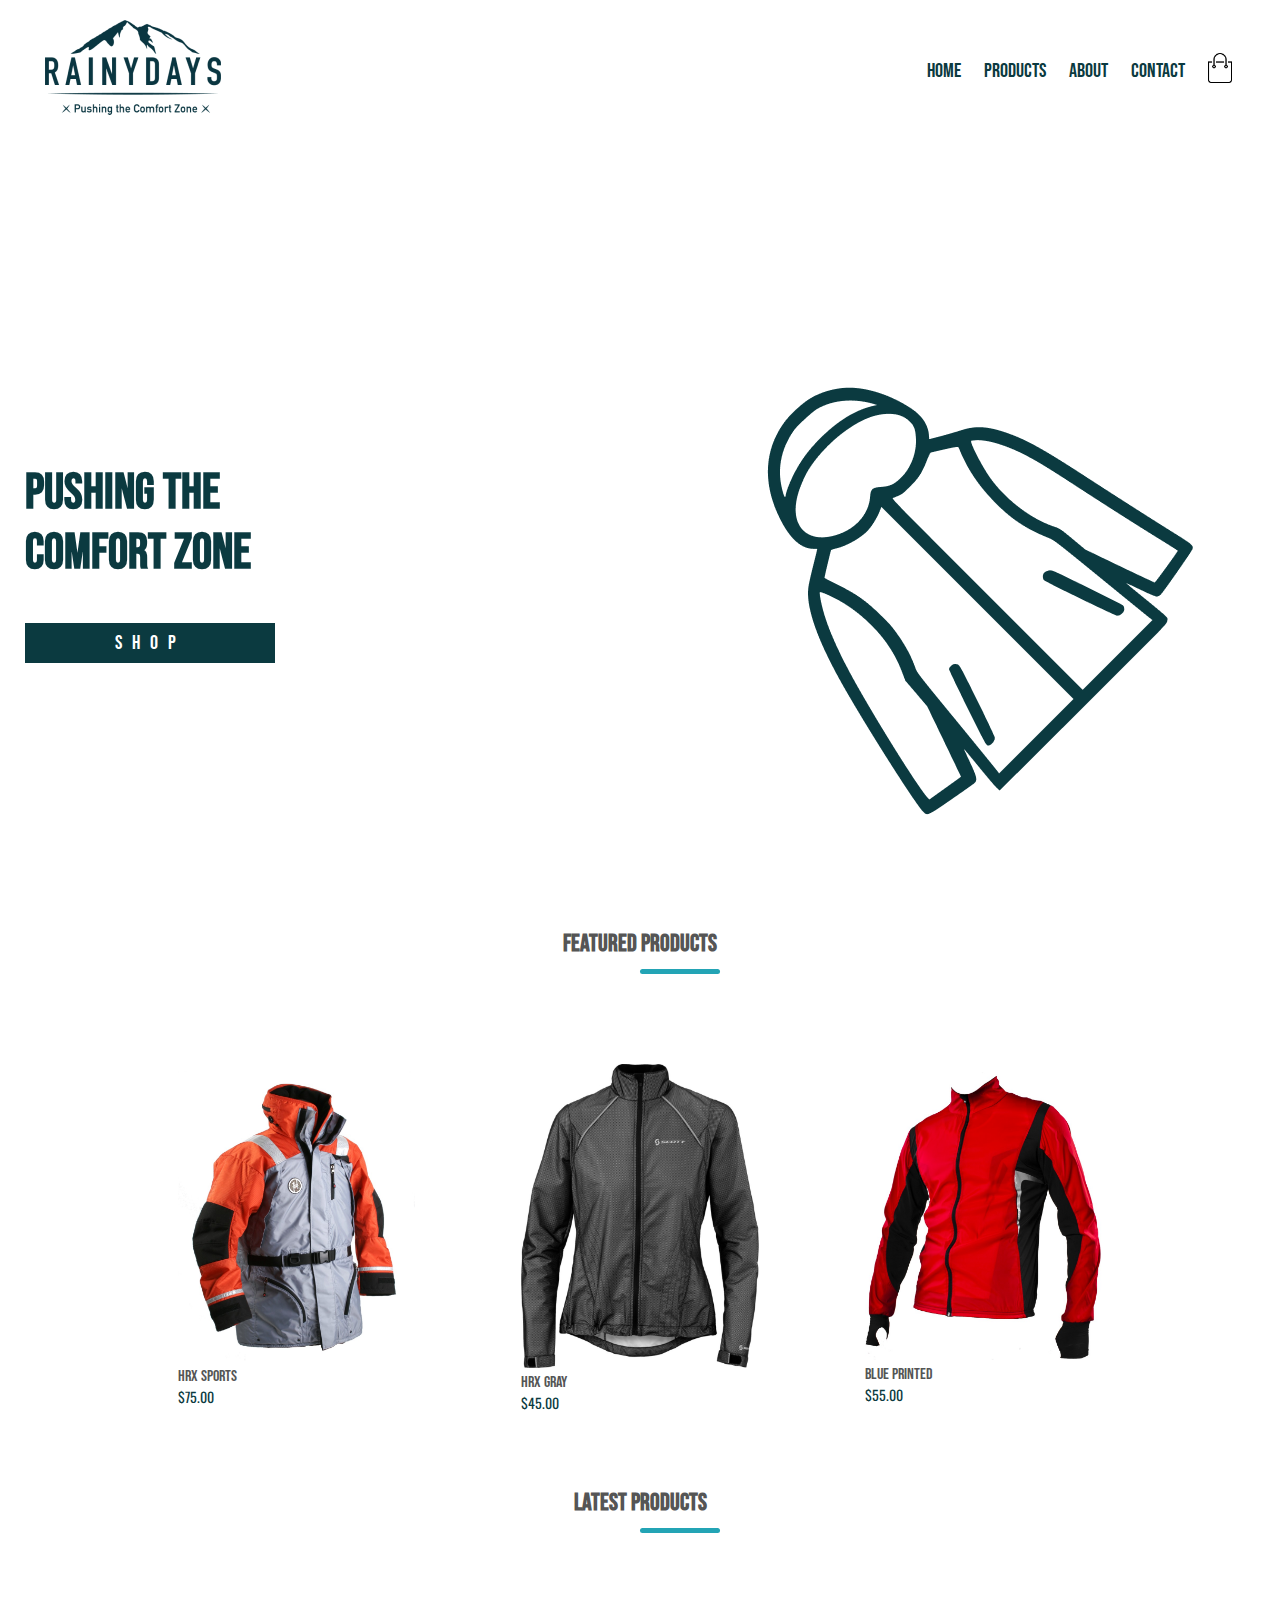
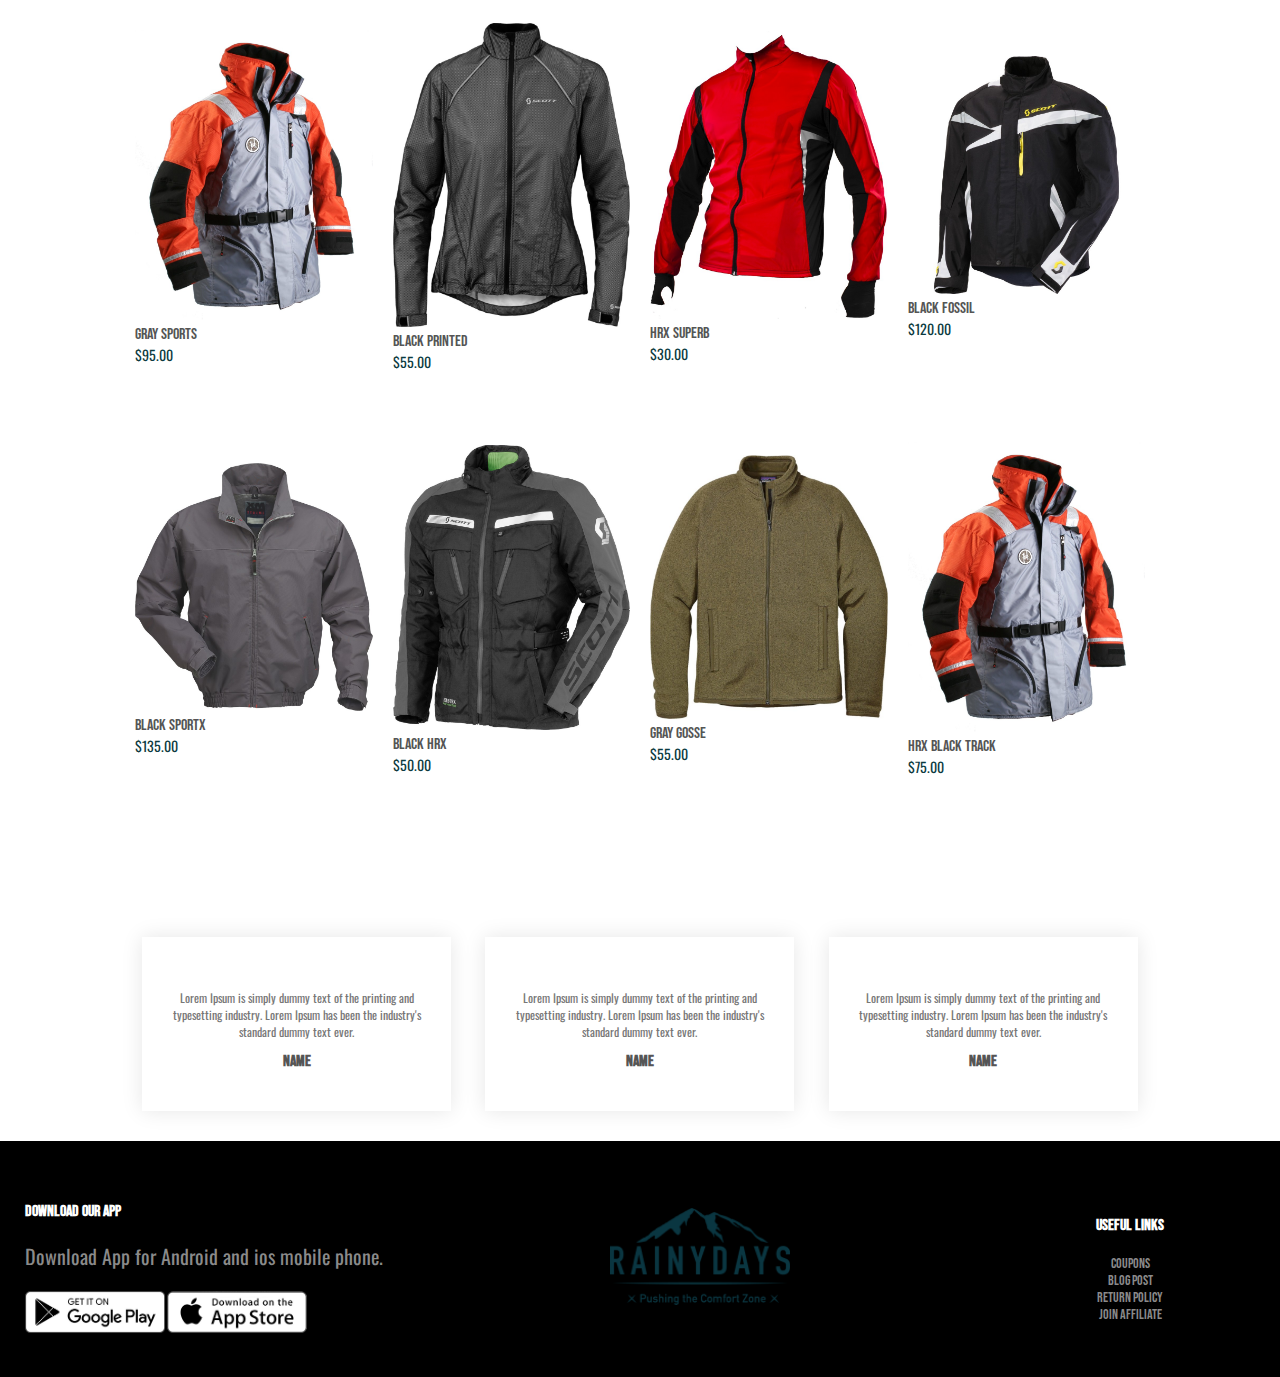
<file: index.html>
<!DOCTYPE html>
<html lang="en">
<head>
    <meta charset="UTF-8">
    <meta name="viewport" content="width=device-width, initial-scale=1.0">
    <title>Rainy Days home page</title>
    <link rel="stylesheet" href="style.css">
    <link href="https://fonts.googleapis.com/css2?family=Bebas+Neue&display=swap" rel="stylesheet">
    <link href="https://fonts.googleapis.com/css2?family=Oswald:wght@200;400&display=swap" rel="stylesheet">
    <meta name="description" content="Here youll find all our products together with best deals and latest products">
</head>
<body>
    <header>   
        <div class="header">
        <div class="container">
           <div class="navbar">
               <div class="logo">
                   <a href="index.html"><img src="images/image_1.png" alt="Rainy Days Company Logo"></a>
               </div>
               <nav>
                <ul id="MenuItems">
                    <li><a href="index.html">Home</a></li>
                    <li><a href="products.html">Products</a></li>
                    <li><a href="about.html">About</a></li>
                    <li><a href="contact.html">Contact</a></li>
                </ul>
               </nav>
               <a href="cart.html"><img class="cart-img" src="images/cart.png" alt="Shopping cart"></a>
               <img src="images/menu.png" onclick="menutoggle()" class="menu-icon" alt="Menu icon">
           </div>
            <div class="row">
                 <div class="col-2">
                     <h1>PUSHING THE COMFORT ZONE</h1>
                     <a href="#" class="btn">SHOP</a>
                 </div>
                 <div class="col-2">
                     <img src="images/rain-jacket_2.png" alt="Rain Jacket Logo">
                 </div>
            </div>
        </div>
        </div>
    </header>
    <main>
        <div class="small-container">
            <h2 class="title">Featured Products</h2>
               <div class="row">
                   <div class="col-4">
                    <a href="product-details.html"><img src="images/RainyDays_Jacket1.jpg" alt="Rain Jacket Logo"></a>
                       <h4>HRX Sports </h4>
                       <div class="rating">
                           <i class="fa fa-star"></i>
                           <i class="fa fa-star"></i>
                           <i class="fa fa-star"></i>
                           <i class="fa fa-star"></i>
                           <i class="fa fa-star-half-o"></i>
                       </div>
                       <p>$75.00</p>
                   </div> 
                   <div class="col-4">
                       <img src="images/RainyDays_Jacket2.jpg" alt="Rain Jacket Logo">
                       <h4>HRX Gray</h4>
                       <div class="rating">
                           <i class="fa fa-star"></i>
                           <i class="fa fa-star"></i>
                           <i class="fa fa-star"></i>
                           <i class="fa fa-star"></i>
                           <i class="fa fa-star-half-o"></i>
                       </div>
                       <p>$45.00</p>
                   </div> 
                    <div class="col-4">
                       <img src="images/RainyDays_Jacket3.jpg" alt="Rain Jacket Logo">
                       <h4>Blue Printed</h4>
                       <div class="rating">
                           <i class="fa fa-star"></i>
                           <i class="fa fa-star"></i>
                           <i class="fa fa-star"></i>
                           <i class="fa fa-star"></i>
                           <i class="fa fa-star-o"></i>
                       </div>
                       <p>$55.00</p>
                   </div> 
               </div>
            <h2 class="title">Latest Products</h2>
                 <div class="row">
                   <div class="col-4">
                       <img src="images/RainyDays_Jacket1.jpg" alt="Rain Jacket Logo">
                       <h4>Gray Sports</h4>
                       <div class="rating">
                           <i class="fa fa-star"></i>
                           <i class="fa fa-star"></i>
                           <i class="fa fa-star"></i>
                           <i class="fa fa-star"></i>
                           <i class="fa fa-star-o"></i>
                       </div>
                       <p>$95.00</p>
                   </div> 
                   <div class="col-4">
                       <img src="images/RainyDays_Jacket2.jpg" alt="Rain Jacket Logo">
                       <h4>Black Printed</h4>
                       <div class="rating">
                           <i class="fa fa-star"></i>
                           <i class="fa fa-star"></i>
                           <i class="fa fa-star"></i>
                           <i class="fa fa-star"></i>
                           <i class="fa fa-star-half-o"></i>
                       </div>
                       <p>$55.00</p>
                   </div> 
                   <div class="col-4">
                       <img src="images/RainyDays_Jacket3.jpg" alt="Rain Jacket Logo">
                       <h4>HRX Superb</h4>
                       <div class="rating">
                           <i class="fa fa-star"></i>
                           <i class="fa fa-star"></i>
                           <i class="fa fa-star"></i>
                           <i class="fa fa-star"></i>
                           <i class="fa fa-star-half-o"></i>
                       </div>
                       <p>$30.00</p> 
                   </div> 
                    <div class="col-4">
                       <img src="images/RainyDays_Jacket4.jpg" alt="Rain Jacket Logo">
                       <h4>Black Fossil</h4>
                       <div class="rating">
                           <i class="fa fa-star"></i>
                           <i class="fa fa-star"></i>
                           <i class="fa fa-star"></i>
                           <i class="fa fa-star"></i>
                           <i class="fa fa-star-o"></i>
                       </div>
                       <p>$120.00</p>
                   </div> 
               </div>
               <div class="row">
                   <div class="col-4">
                       <img src="images/RainyDays_Jacket5.jpg" alt="Rain Jacket Logo">
                       <h4>Black Sportx </h4>
                       <div class="rating">
                           <i class="fa fa-star"></i>
                           <i class="fa fa-star"></i>
                           <i class="fa fa-star"></i>
                           <i class="fa fa-star"></i>
                           <i class="fa fa-star-o"></i>
                       </div>
                       <p>$135.00</p> 
                   </div> 
                   <div class="col-4">
                       <img src="images/RainyDays_Jacket6.jpg" alt="Rain Jacket Logo">
                       <h4>Black HRX</h4>
                       <div class="rating">
                           <i class="fa fa-star"></i>
                           <i class="fa fa-star"></i>
                           <i class="fa fa-star"></i>
                           <i class="fa fa-star"></i>
                           <i class="fa fa-star-half-o"></i>
                       </div>
                       <p>$50.00</p>
                   </div> 
                   <div class="col-4">
                       <img src="images/RainyDays_Jacket7.jpg" alt="Rain Jacket Logo">
                       <h4>Gray Gosse</h4>
                       <div class="rating">
                           <i class="fa fa-star"></i>
                           <i class="fa fa-star"></i>
                           <i class="fa fa-star"></i>
                           <i class="fa fa-star"></i>
                           <i class="fa fa-star-half-o"></i>
                       </div>
                       <p>$55.00</p>
                   </div> 
                    <div class="col-4">
                       <img src="images/RainyDays_Jacket1.jpg" alt="Rain Jacket Logo">
                       <h4>HRX Black Track</h4>
                       <div class="rating">
                           <i class="fa fa-star"></i>
                           <i class="fa fa-star"></i>
                           <i class="fa fa-star"></i>
                           <i class="fa fa-star"></i>
                           <i class="fa fa-star-o"></i>
                       </div>
                       <p>$75.00</p>
                   </div> 
               </div>
           </div>
       <div class="testimonial">
           <div class="small-container">
           <div class="row">
               <div class="col-3">
                        <i class="fa fa-quote-left"></i>
                          <p>Lorem Ipsum is simply dummy text of the printing and typesetting industry. Lorem Ipsum has been the industry's standard dummy text ever.</p>
                          <div class="rating">
                               <i class="fa fa-star"></i>
                               <i class="fa fa-star"></i>
                               <i class="fa fa-star"></i>
                               <i class="fa fa-star"></i>
                               <i class="fa fa-star-o"></i>
                           </div>
                           <h3>Name</h3>
               </div>
                <div class="col-3">
                        <i class="fa fa-quote-left"></i>
                          <p>Lorem Ipsum is simply dummy text of the printing and typesetting industry. Lorem Ipsum has been the industry's standard dummy text ever.</p>
                          <div class="rating">
                               <i class="fa fa-star"></i>
                               <i class="fa fa-star"></i>
                               <i class="fa fa-star"></i>
                               <i class="fa fa-star"></i>
                               <i class="fa fa-star-o"></i>
                           </div>
                           <h3>Name</h3>
               </div>
                <div class="col-3">
                        <i class="fa fa-quote-left"></i>
                          <p>Lorem Ipsum is simply dummy text of the printing and typesetting industry. Lorem Ipsum has been the industry's standard dummy text ever.</p>
                          <div class="rating">
                               <i class="fa fa-star"></i>
                               <i class="fa fa-star"></i>
                               <i class="fa fa-star"></i>
                               <i class="fa fa-star"></i>
                               <i class="fa fa-star-o"></i>
                           </div>
                           <h3>Name</h3>
                        </div>
                    </div>
           </div>
       </div>
    </main>
<footer>
    <div class="footer">
        <div class="container">
            <div class="row">
                <div class="footer-col1">
                   <h3>Download Our App</h3>
                    <p>Download App for Android and ios mobile phone.</p>
                    <div class="app-logo">
                        <img src="images/play-store.png" alt="Company Logo">
                        <img src="images/app-store.png" alt="Company Logo">
                    </div>
                </div>
                <div class="footer-col2">
                   <img src="images/image_1.png" alt="Rainy Days Company Logo">
                </div>
                <div class="footer-col3">
                   <h3>Useful Links</h3>
                    <ul>
                        <li>Coupons</li>
                        <li>Blog Post</li>
                        <li>Return Policy</li>
                        <li>Join Affiliate</li>
                    </ul>
                </div>
            </div>
        </div>
    </div>
</footer>
<!-------------js for toggle menu-------------->

<script>
    
    var MenuItems = document.getElementById("MenuItems");
    
    MenuItems.style.maxHeight = "0px";
    
    function menutoggle()
    {
        if(MenuItems.style.maxHeight == "0px")
            {
                MenuItems.style.maxHeight = "200px";
            }else
            {
                MenuItems.style.maxHeight = "0px"
            } 
    }
    
    
</script>

</body>
</html>
</file>
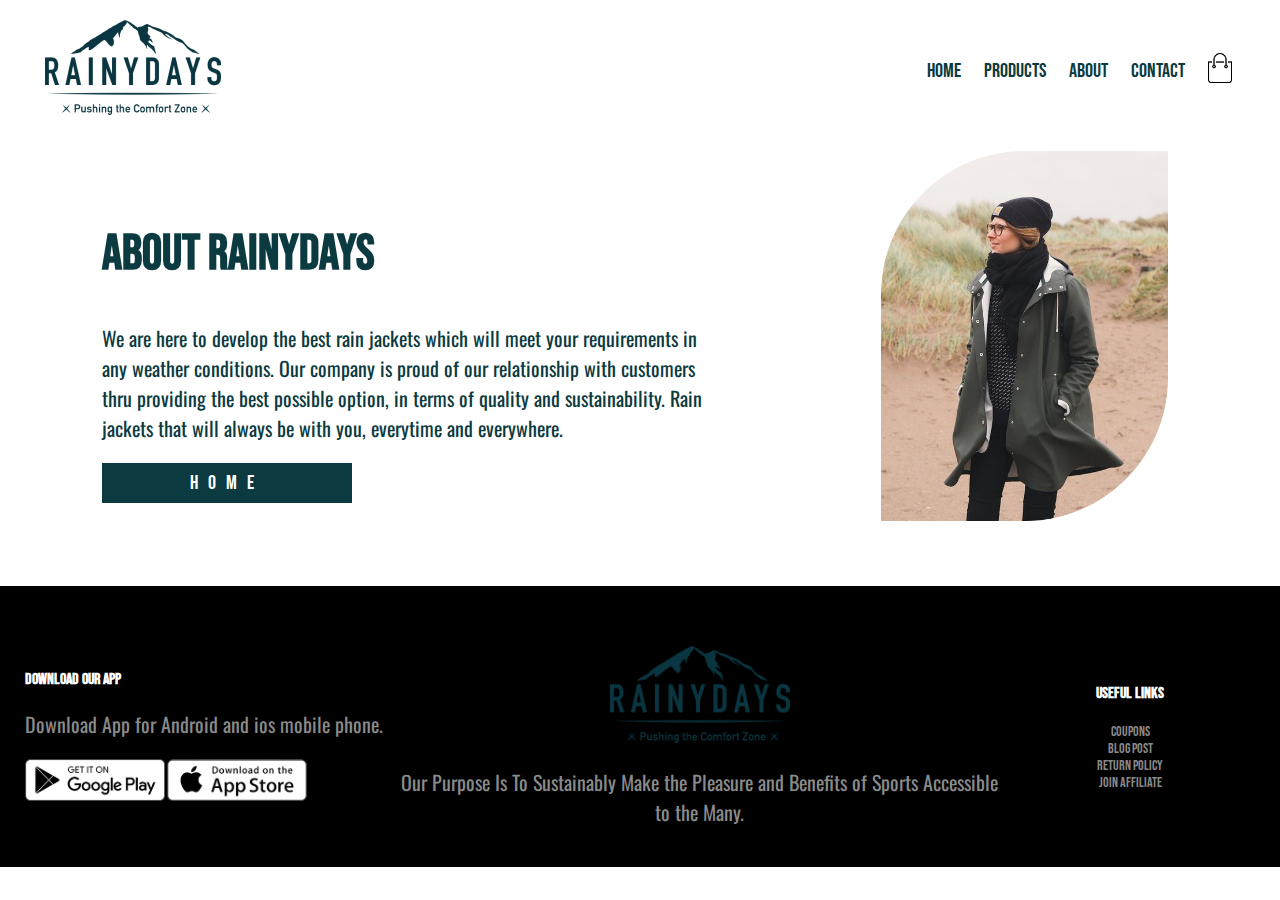
<file: about.html>
<!DOCTYPE html>
<html lang="en">
<head>
    <meta charset="UTF-8">
    <meta name="viewport" content="width=device-width, initial-scale=1.0">
    <title>Rainy Days Information about us</title>
    <link rel="stylesheet" href="style.css">
    <link href="https://fonts.googleapis.com/css2?family=Bebas+Neue&display=swap" rel="stylesheet">
    <link href="https://fonts.googleapis.com/css2?family=Oswald:wght@200;400&display=swap" rel="stylesheet">
    <meta name="description" content="All information about our company Rainy Days.">
</head>
<body>
  <header>
    <div class="container">
      <div class="navbar">
          <div class="logo">
              <a href="index.html"><img src="images/image_1.png" alt="Rainy Days Company Logo"></a>
          </div>
          <nav>
           <ul id="MenuItems">
            <li><a href="index.html">Home</a></li>
            <li><a href="products.html">Products</a></li>
            <li><a href="about.html">About</a></li>
            <li><a href="contact.html">Contact</a></li>
           </ul>
          </nav>
          <a href="cart.html"><img class="cart-img" src="images/cart.png" alt="Shopping cart"></a>
          <img src="images/menu.png" onclick="menutoggle()" class="menu-icon" alt="Menu icon">
      </div>
   </div>
  </header>
  <main>
    <div class="container">
      <div class="row">
        <div class="col-2">
          <h1>ABOUT RAINYDAYS</h1>
          <br>
          <p>We are here to develop the best rain jackets which will meet your requirements in any weather conditions. Our company is proud of our relationship with customers thru providing the best possible option, in terms of quality and sustainability. Rain jackets that will always be with you, everytime and everywhere.</p>
          <a class="btn" href="#">HOME</a>
        </div>
        <div class="col-4">
          <img src="images/about_img.png" alt="Rainy Days Company Logo">
        </div>
      </div>
    </div>
  </main>
<footer>
  <div class="footer">
    <div class="container">
        <div class="row">
            <div class="footer-col1">
               <h3>Download Our App</h3>
                <p>Download App for Android and ios mobile phone.</p>
                <div class="app-logo">
                    <img src="images/play-store.png" alt="Company Logo">
                    <img src="images/app-store.png" alt="Company Logo">
                </div>
            </div>
            <div class="footer-col2">
               <img src="images/image_1.png">
                <p>Our Purpose Is To Sustainably Make the Pleasure and Benefits of Sports Accessible to the Many.</p>
            </div>
            <div class="footer-col3">
               <h3>Useful Links</h3>
                <ul>
                    <li>Coupons</li>
                    <li>Blog Post</li>
                    <li>Return Policy</li>
                    <li>Join Affiliate</li>
                </ul>
            </div>
        </div>
    </div>
</div>
</footer>





<!-------------js for toggle menu-------------->

<script>
    
    var MenuItems = document.getElementById("MenuItems");
    
    MenuItems.style.maxHeight = "0px";
    
    function menutoggle()
    {
        if(MenuItems.style.maxHeight == "0px")
            {
                MenuItems.style.maxHeight = "200px";
            }else
            {
                MenuItems.style.maxHeight = "0px"
            } 
    }
    
    
</script>



</body>
</html>
</file>
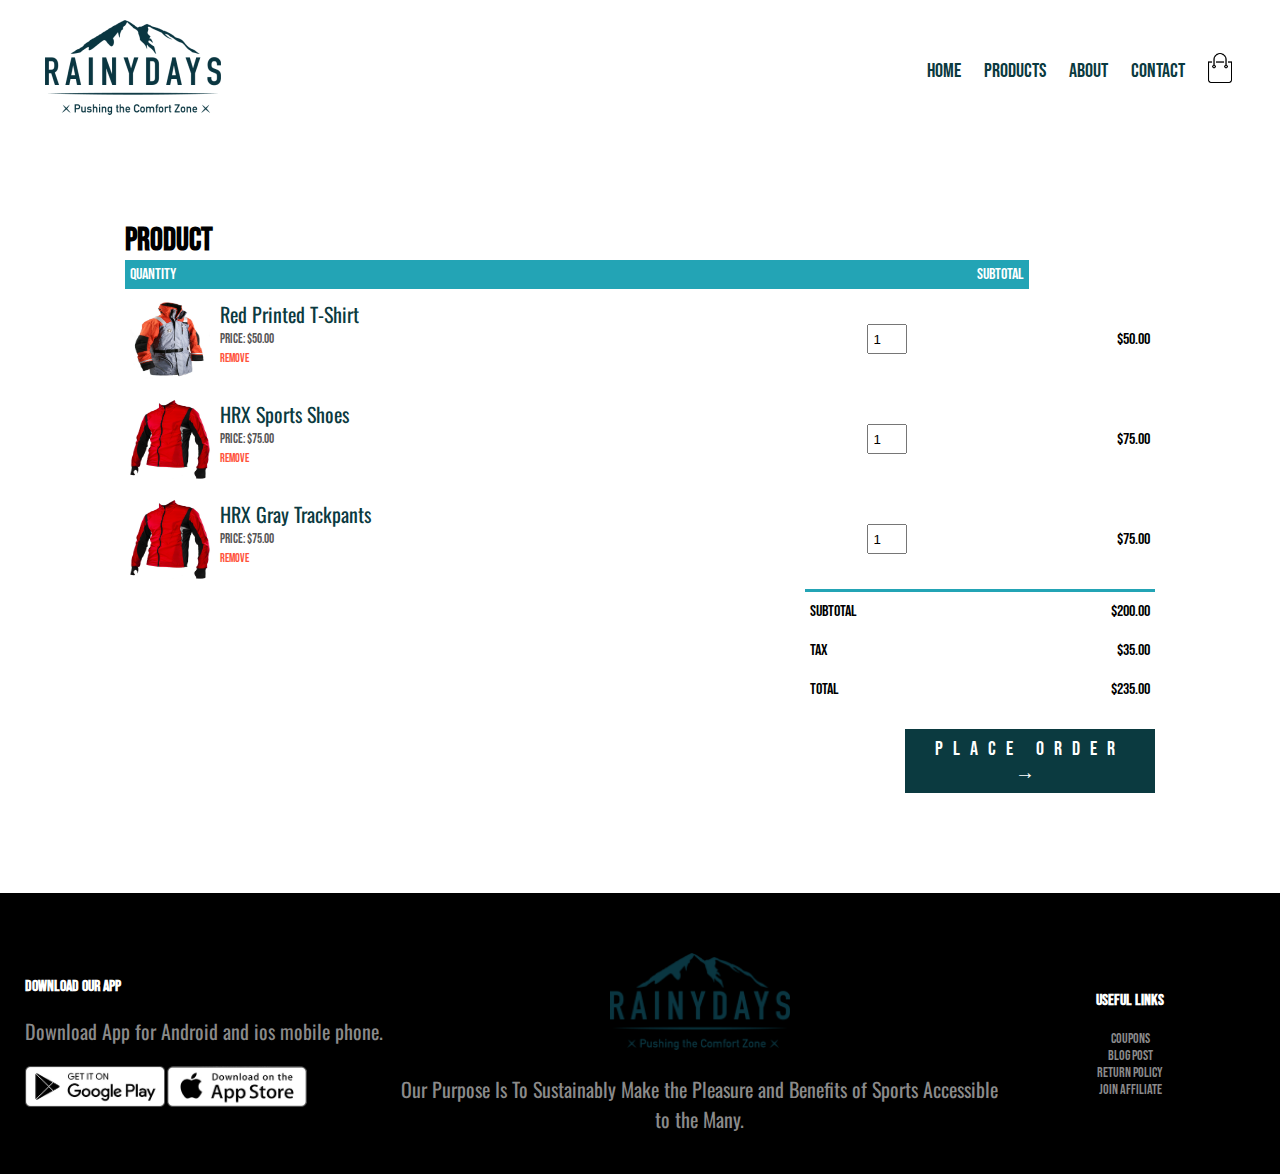
<file: cart.html>
<!DOCTYPE html>
<html lang="en">
<head>
    <meta charset="UTF-8">
    <meta name="viewport" content="width=device-width, initial-scale=1.0">
    <title>Rainy Days cart</title>
    <link rel="stylesheet" href="style.css">
    <link href="https://fonts.googleapis.com/css2?family=Bebas+Neue&display=swap" rel="stylesheet">
    <link href="https://fonts.googleapis.com/css2?family=Oswald:wght@200;400&display=swap" rel="stylesheet">
    <meta name="description" content="Information about you cart and items which you have selected">
</head>
<body>
    <header>
        <div class="container">
            <div class="navbar">
                <div class="logo">
                    <a href="index.html"><img src="images/image_1.png" alt="Rainy Days Company Logo"></a>
                </div>
                <nav>
                 <ul id="MenuItems">
                  <li><a href="index.html">Home</a></li>
                  <li><a href="products.html">Products</a></li>
                  <li><a href="about.html">About</a></li>
                  <li><a href="contact.html">Contact</a></li>
                 </ul>
                </nav>
                <a href="cart.html"><img class="cart-img" src="images/cart.png" alt="Shopping cart"></a>
                <img src="images/menu.png" onclick="menutoggle()" class="menu-icon" alt="Menu icon">
            </div>
         </div>
    </header>

       
       
<!--------------Cart Items details--------------->
<main>
    <div class="small-container cart-page">
   
        <table>
            <tr>
                <h1>Product</h1>
                <th>Quantity</th>
                <th>Subtotal</th>
            </tr>
            <tr>
                <td>
                    <div class="cart-info">
                        <img src="images/RainyDays_Jacket1.jpg" alt="Rain Jacket Logo">
                        <div>
                            <p>Red Printed T-Shirt</p>
                            <small>Price: $50.00</small><br>
                            <a href="">Remove</a>
                        </div>
                    </div>
                </td>
                <td><input type="number" value="1"></td>
                <td>$50.00</td>
            </tr>
            <tr>
                <td>
                    <div class="cart-info">
                        <img src="images/RainyDays_Jacket3.jpg" alt="Rain Jacket Logo">
                        <div>
                            <p>HRX Sports Shoes</p>
                            <small>Price: $75.00</small><br>
                            <a href="">Remove</a>
                        </div>
                    </div>
                </td>
                <td><input type="number" value="1"></td>
                <td>$75.00</td>
            </tr>
            <tr>
                <td>
                    <div class="cart-info">
                        <img src="images/RainyDays_Jacket3.jpg" alt="Rain Jacket Logo">
                        <div>
                            <p>HRX Gray Trackpants</p>
                            <small>Price: $75.00</small><br>
                            <a href="">Remove</a>
                        </div>
                    </div>
                </td>
                <td><input type="number" value="1"></td>
                <td>$75.00</td>
            </tr>
        </table>
         
         <div class="total-price">
             <table>
                 <tr>
                     <td>Subtotal</td>
                     <td>$200.00</td>
                 </tr>
                 <tr>
                     <td>Tax</td>
                     <td>$35.00</td>
                 </tr>
                 <tr>
                     <td>Total</td>
                     <td>$235.00</td>
                 </tr>
                 
             </table>
         </div>
         <div class="total-price">
             <a href="check-out.html" class="btn">place order<br>&#8594;</a>
         </div>
     </div>
</main>
<footer>
    <div class="footer">
        <div class="container">
            <div class="row">
                <div class="footer-col1">
                   <h3>Download Our App</h3>
                    <p>Download App for Android and ios mobile phone.</p>
                    <div class="app-logo">
                        <img src="images/play-store.png" alt="Company Logo">
                        <img src="images/app-store.png" alt="Company Logo">
                    </div>
                </div>
                <div class="footer-col2">
                   <img src="images/image_1.png" alt="Rainy Days Company Logo">
                    <p>Our Purpose Is To Sustainably Make the Pleasure and Benefits of Sports Accessible to the Many.</p>
                </div>
                <div class="footer-col3">
                   <h3>Useful Links</h3>
                    <ul>
                        <li>Coupons</li>
                        <li>Blog Post</li>
                        <li>Return Policy</li>
                        <li>Join Affiliate</li>
                    </ul>
                </div>
            </div>
        </div>
        
    </div>
</footer>






<!-------------js for toggle menu-------------->

<script>
    
    var MenuItems = document.getElementById("MenuItems");
    
    MenuItems.style.maxHeight = "0px";
    
    function menutoggle()
    {
        if(MenuItems.style.maxHeight == "0px")
            {
                MenuItems.style.maxHeight = "200px";
            }else
            {
                MenuItems.style.maxHeight = "0px"
            } 
    }
    
    
</script>



</body>
</html>
</file>
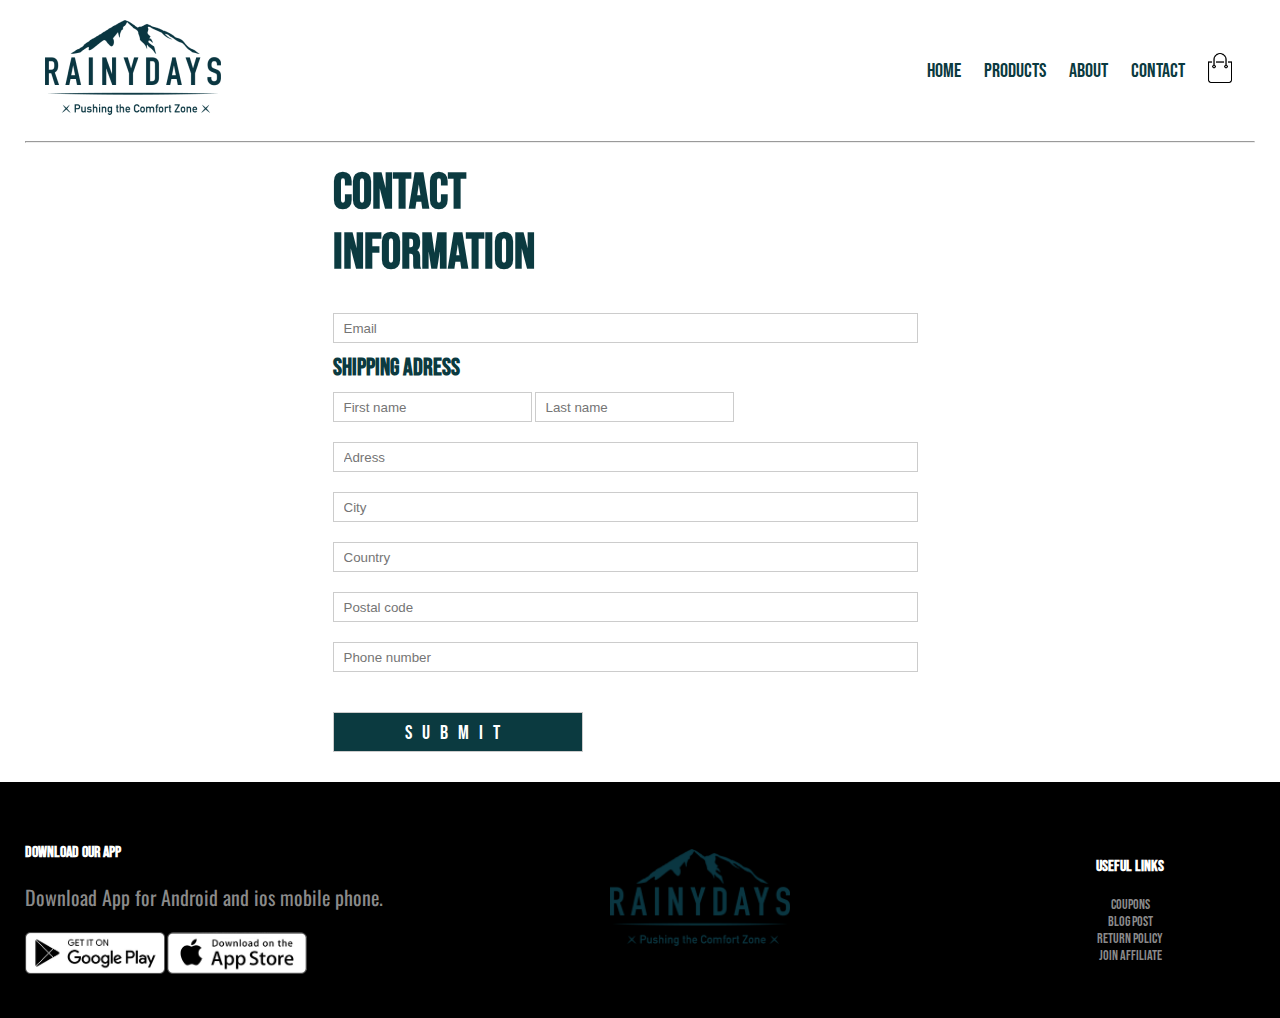
<file: check-out.html>
<!DOCTYPE html>
<html lang="en">
<head>
    <meta charset="UTF-8">
    <meta name="viewport" content="width=device-width, initial-scale=1.0">
    <title>Rainy Days | Checked out products</title>
    <link rel="stylesheet" href="style.css">
    <link href="https://fonts.googleapis.com/css2?family=Bebas+Neue&display=swap" rel="stylesheet">
    <link href="https://fonts.googleapis.com/css2?family=Oswald:wght@200;400&display=swap" rel="stylesheet">
    <meta name="description" content="Required information from you to proceed with the payment">
</head>
<body>
    <header>
        <div class="header">
            <div class="container">
               <div class="navbar">
                   <div class="logo">
                       <a href="index.html"><img src="images/image_1.png" alt="Rainy Days Company Logo"></a>
                   </div>
                   <nav>
                    <ul id="MenuItems">
                     <li><a href="index.html">Home</a></li>
                     <li><a href="products.html">Products</a></li>
                     <li><a href="about.html">About</a></li>
                     <li><a href="contact.html">Contact</a></li>
                    </ul>
                   </nav>
                   <a href="cart.html"><img class="cart-img" src="images/cart.png" alt="Shopping cart"></a>
                   <img src="images/menu.png" onclick="menutoggle()" class="menu-icon" alt="Menu icon">
               </div>
               <hr>
             </div>
            </div>
    </header>
       <div class="container">
        <div class="row">
            <div class="col-2">
                <h1>Contact information</h1>
                <form action="submit.html">
                  <label for="email"></label>
                  <input type="text" id="email" required placeholder="Email">
                  <h2>Shipping adress</h2>
                  <label for="fname"></label>
                  <input style="width:auto;" type="text" id="fname" required placeholder="First name">
                  <label for="lname"></label>
                  <input style="width:auto" type="text" id="lanme" placeholder="Last name">
                  <label for="adress"></label>
                  <input type="text" id="adress" placeholder="Adress">
                  <label for="city"></label>
                  <input type="text" id="city" placeholder="City">
                  <label for="country"></label>
                  <input type="text" id="country" placeholder="Country">
                  <label for="pcode"></label>
                  <input type="text" id="pcode" placeholder="Postal code">
                  <label for="phone"></label>
                  <input type="text" id="number" placeholder="Phone number">
                  <input class="s-btn" type="submit" value="Submit">
                </form>
            </div>
       </div>
       </div>
<footer>
    <div class="footer">
        <div class="container">
            <div class="row">
                <div class="footer-col1">
                   <h3>Download Our App</h3>
                    <p>Download App for Android and ios mobile phone.</p>
                    <div class="app-logo">
                        <img src="images/play-store.png" alt="Company Logo">
                        <img src="images/app-store.png" alt="Company Logo">
                    </div>
                </div>
                <div class="footer-col2">
                   <img src="images/image_1.png" alt="Rainy Days Company Logo">
                </div>
                <div class="footer-col3">
                   <h3>Useful Links</h3>
                    <ul>
                        <li>Coupons</li>
                        <li>Blog Post</li>
                        <li>Return Policy</li>
                        <li>Join Affiliate</li>
                    </ul>
                </div>
            </div>
        </div>
    </div>
</footer>

<!-------------js for toggle menu-------------->

<script>
    
    var MenuItems = document.getElementById("MenuItems");
    
    MenuItems.style.maxHeight = "0px";
    
    function menutoggle()
    {
        if(MenuItems.style.maxHeight == "0px")
            {
                MenuItems.style.maxHeight = "200px";
            }else
            {
                MenuItems.style.maxHeight = "0px"
            } 
    }
    
    
</script>

</body>
</html>
</file>
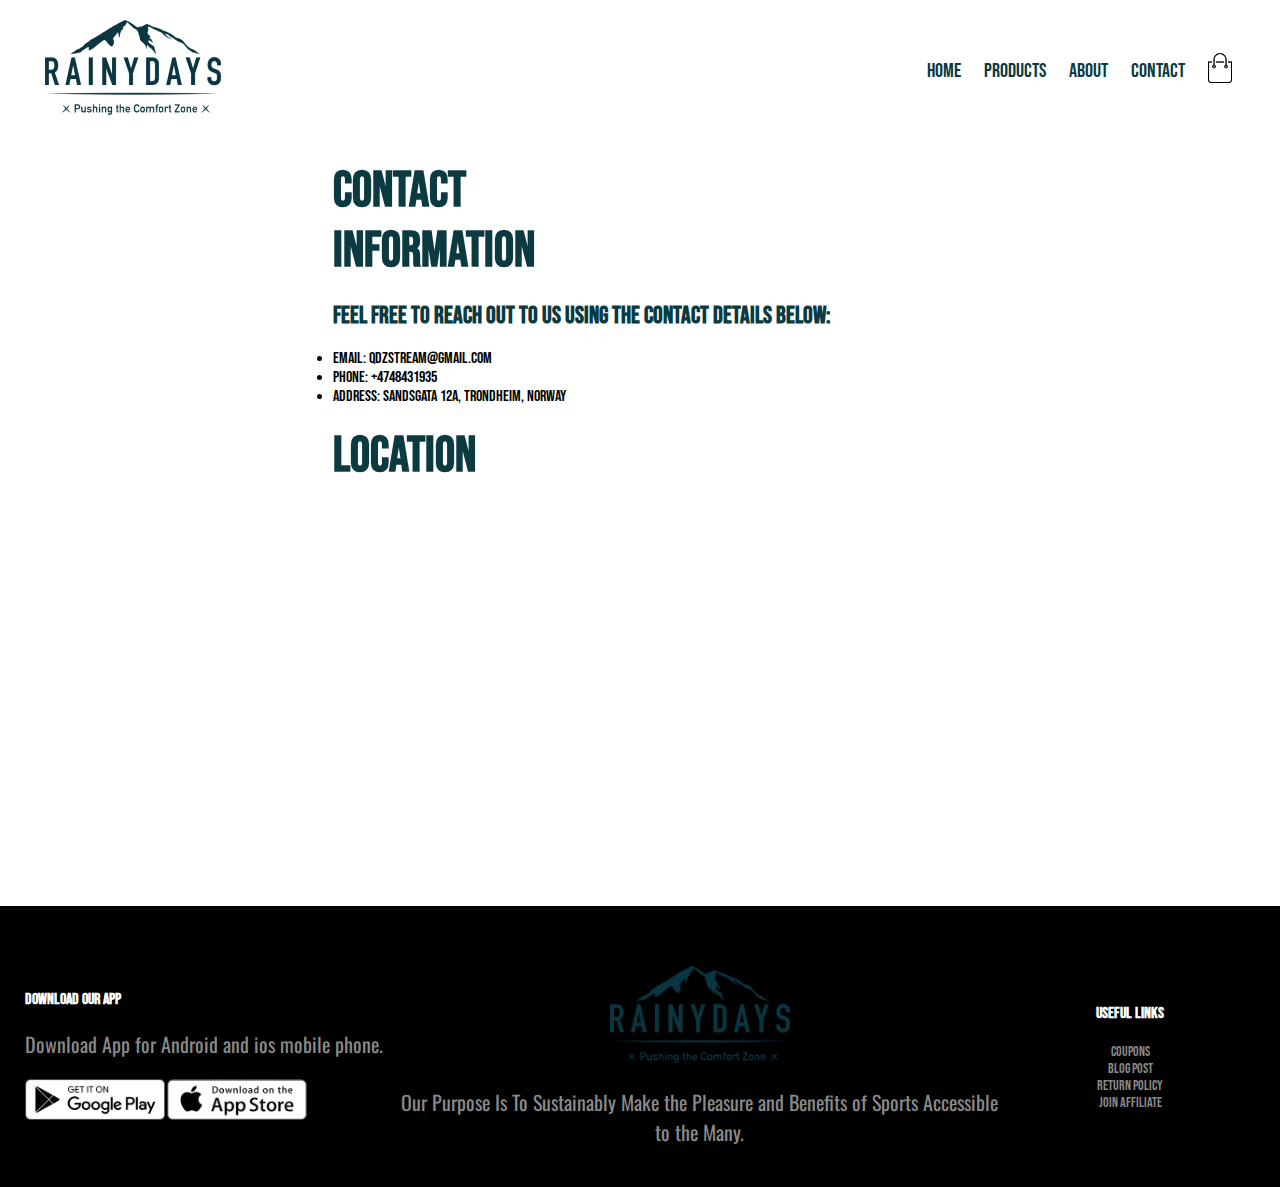
<file: contact.html>
<!DOCTYPE html>
<html lang="en">
<head>
    <meta charset="UTF-8">
    <meta name="viewport" content="width=device-width, initial-scale=1.0">
    <title>Rainy Days contact page</title>
    <link rel="stylesheet" href="style.css">
    <link href="https://fonts.googleapis.com/css2?family=Bebas+Neue&display=swap" rel="stylesheet">
    <link href="https://fonts.googleapis.com/css2?family=Oswald:wght@200;400&display=swap" rel="stylesheet">
    <meta name="description" content="Here you will find any information to contact our comapny about anything">
</head>
<body>
  <header>
    <div class="container">
      <div class="navbar">
          <div class="logo">
              <a href="index.html"><img src="images/image_1.png" alt="Rainy Days Company Logo"></a>
          </div>
          <nav>
           <ul id="MenuItems">
            <li><a href="index.html">Home</a></li>
            <li><a href="products.html">Products</a></li>
            <li><a href="about.html">About</a></li>
            <li><a href="contact.html">Contact</a></li>
           </ul>
          </nav>
          <a href="cart.html"><img class="cart-img" src="images/cart.png" alt="Shopping cart"></a>
          <img src="images/menu.png" onclick="menutoggle()" class="menu-icon" alt="Menu icon">
      </div>
   </div>
  </header>
<main>
  <div class="container">
    <div class="row">
      <div class="col-2">
        <h1>Contact information</h1>
          <h2>Feel free to reach out to us using the contact details below:</h2>
          <br>
          <ul>
            <li>Email: qdzstream@gmail.com</li>
            <li>Phone: +4748431935</li>
            <li>Address: Sandsgata 12A, Trondheim, Norway</li>
          </ul>
          <h3>Location</h3>
        <div id="map-container">
          <iframe src="https://www.google.com/maps/embed?pb=!1m18!1m12!1m3!1d2009.590382289072!2d9.9981421!3d59.7562548!2m3!1f0!2f0!3f0!3m2!1i1024!2i768!4f13.1!3m3!1m2!1s0x46412123825474b7%3A0x4eb0bdad7f415a10!2sSandsgata%2012%2C%203055%20Krokstadelva!5e0!3m2!1sen!2sno!4v1707020557331!5m2!1sen!2sno" style="border:0;" allowfullscreen="" loading="lazy" referrerpolicy="no-referrer-when-downgrade"></iframe>
          </iframe>
      </div>
      <div class="col-2">
        </div>
      </div>
    </div>
  </div>
</main>
<footer>
  <div class="footer">
    <div class="container">
        <div class="row">
            <div class="footer-col1">
               <h3>Download Our App</h3>
                <p>Download App for Android and ios mobile phone.</p>
                <div class="app-logo">
                    <img src="images/play-store.png" alt="Company Logo">
                    <img src="images/app-store.png" alt="Company Logo">
                </div>
            </div>
            <div class="footer-col2">
               <img src="images/image_1.png" alt="Rainy Days Company Logo">
                <p>Our Purpose Is To Sustainably Make the Pleasure and Benefits of Sports Accessible to the Many.</p>
            </div>
            <div class="footer-col3">
               <h3>Useful Links</h3>
                <ul>
                    <li>Coupons</li>
                    <li>Blog Post</li>
                    <li>Return Policy</li>
                    <li>Join Affiliate</li>
                </ul>
            </div>
        </div>
    </div>
</div>
</footer>




<!-------------js for toggle menu-------------->

<script>
    
    var MenuItems = document.getElementById("MenuItems");
    
    MenuItems.style.maxHeight = "0px";
    
    function menutoggle()
    {
        if(MenuItems.style.maxHeight == "0px")
            {
                MenuItems.style.maxHeight = "200px";
            }else
            {
                MenuItems.style.maxHeight = "0px"
            } 
    }
    
    
</script>



</body>
</html>
</file>
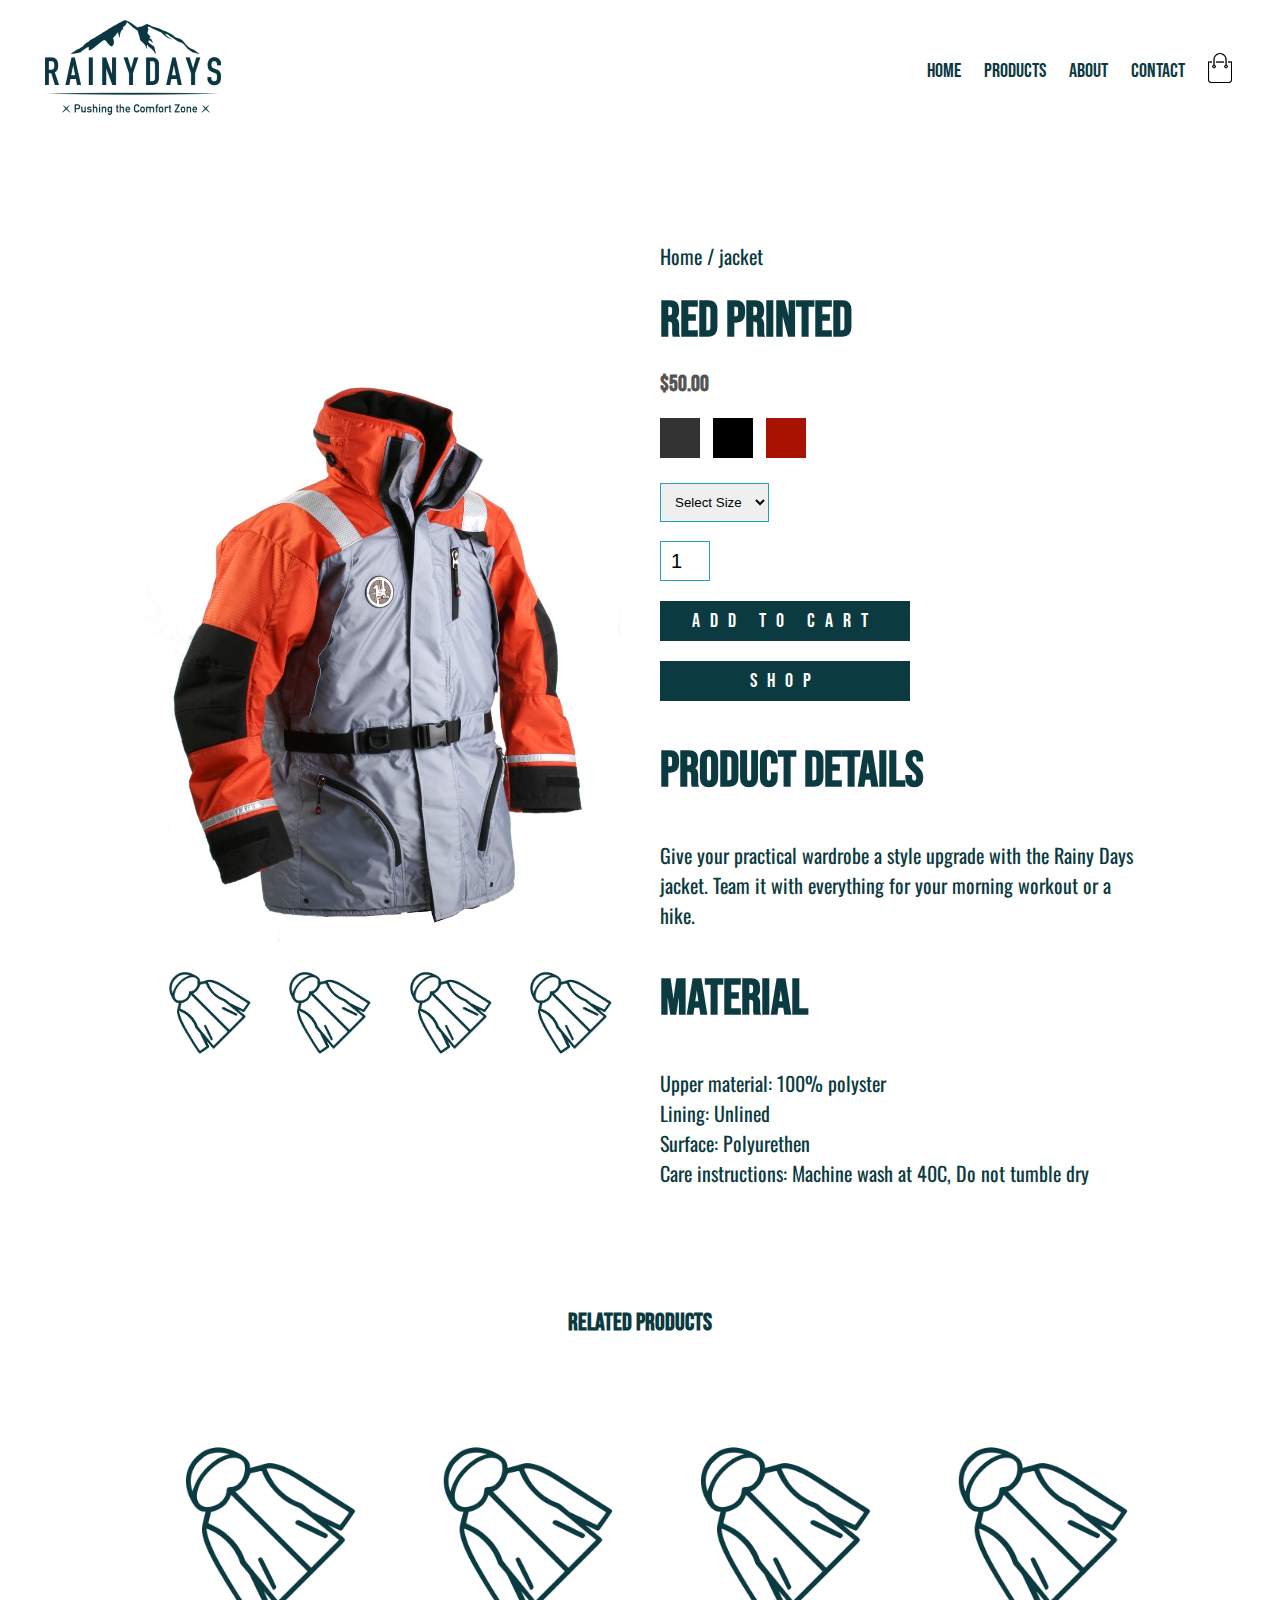
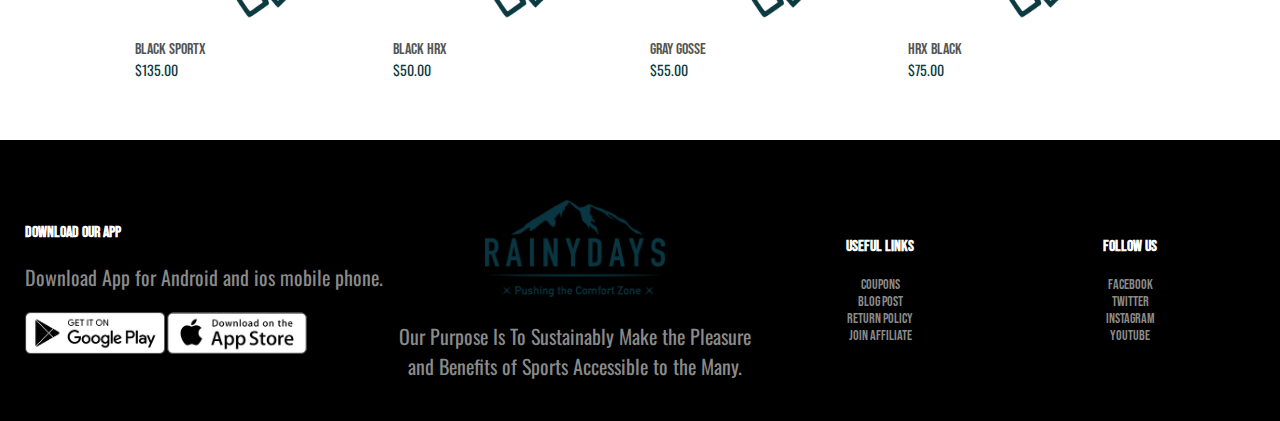
<file: product-details.html>
<!DOCTYPE html>
<html lang="en">
<head>
    <meta charset="UTF-8">
    <meta name="viewport" content="width=device-width, initial-scale=1.0">
    <title>Rainy Days product details</title>
    <link rel="stylesheet" href="style.css">
    <link href="https://fonts.googleapis.com/css2?family=Bebas+Neue&display=swap" rel="stylesheet">
    <link href="https://fonts.googleapis.com/css2?family=Oswald:wght@200;400&display=swap" rel="stylesheet">
    <meta name="description" content="Here will be provided all the necessary about the product">
</head>
<body>
    <header>
        <div class="container">
            <div class="navbar">
                <div class="logo">
                    <a href="index.html"><img src="images/image_1.png" alt="Rainy Days Company Logo"></a>
                </div>
                <nav>
                 <ul id="MenuItems">
                  <li><a href="index.html">Home</a></li>
                  <li><a href="products.html">Products</a></li>
                  <li><a href="about.html">About</a></li>
                  <li><a href="contact.html">Contact</a></li>
                 </ul>
                </nav>
                <a href="cart.html"><img class="cart-img" src="images/cart.png" alt="Shopping cart"></a>
                <img src="images/menu.png" onclick="menutoggle()" class="menu-icon" alt="Menu icon">
            </div>
         </div>
    </header>
    <main>
        <div class="small-container single-product">
            <div class="row">
                <div class="col-2">
                    <img src="images/RainyDays_Jacket1.jpg"" width="100%" id="ProductImg" alt="Rain Jacket Logo">
                    <div class="small-img-row">
                       <div class="small-img-col">
                           <img src="images/rain-jacket_2.png" class="small-img" width="100%" alt="Rain Jacket Logo">
                       </div>
                       <div class="small-img-col">
                           <img src="images/rain-jacket_2.png"class="small-img" width="100%" alt="Rain Jacket Logo">
                       </div>
                       <div class="small-img-col">
                           <img src="images/rain-jacket_2.png" class="small-img" width="100%" alt="Rain Jacket Logo">
                       </div>
                       <div class="small-img-col">
                           <img src="images/rain-jacket_2.png" class="small-img" width="100%" alt="Rain Jacket Logo">
                       </div>
                    </div>
                </div>
                <div class="col-2">
                    <p>Home / jacket</p>
                    <h1>Red Printed</h1>
                    <h4>$50.00</h4>
                    <div class="colour-c">
                        <button class="br-btn"></button>
                        <button class="bl-btn"></button>
                        <button class="rd-btn"></button>  
                    </div>
                    <select>
                       <option>Select Size</option>
                       <option>XXL</option>
                       <option>XL</option>
                       <option>Large</option>
                       <option>Midium</option>
                       <option>Small</option>
                   </select>
                   <br>
                    <div class="btn-1">
                        <input type="number" value="1">
                    </div>
                    <a href="cart.html" class="btn">Add To Cart</a>
                    <a href="products.html" class="btn">Shop</a>
                    
                    <h3>PRODUCT DETAILS <i class="fa fa-indent"></i></h3>
                    <br>
                    <p>Give your practical wardrobe a style upgrade with the Rainy Days jacket. Team it with everything for your morning workout or a hike.</p>
                    <br>
                    <h3>Material</h3>
                    <br>
                    <p>Upper material: 100% polyster</p>
                    <p>Lining: Unlined</p>
                    <p>Surface: Polyurethen</p>
                    <p>Care instructions: Machine wash at 40C, Do not tumble dry</p>
                </div>
            </div>
        </div>
        <div class="small-container">
           <div class="row row-2">
               <h2>Related Products</h2>
           </div>
        </div>
        <div class="small-container">
                     <div class="row">
                       <div class="col-4">
                           <img src="images/rain-jacket_2.png" alt="Rain Jacket Logo">
                           <h4>Black Sportx</h4>
                           <div class="rating">
                               <i class="fa fa-star"></i>
                               <i class="fa fa-star"></i>
                               <i class="fa fa-star"></i>
                               <i class="fa fa-star"></i>
                               <i class="fa fa-star-o"></i>
                           </div>
                           <p>$135.00</p> 
                       </div> 
                       <div class="col-4">
                           <img src="images/rain-jacket_2.png" alt="Rain Jacket Logo">
                           <h4>Black HRX</h4>
                           <div class="rating">
                               <i class="fa fa-star"></i>
                               <i class="fa fa-star"></i>
                               <i class="fa fa-star"></i>
                               <i class="fa fa-star"></i>
                               <i class="fa fa-star-half-o"></i>
                           </div>
                           <p>$50.00</p>
                       </div> 
                       <div class="col-4">
                           <img src="images/rain-jacket_2.png" alt="Rain Jacket Logo">
                           <h4>Gray Gosse</h4>
                           <div class="rating">
                               <i class="fa fa-star"></i>
                               <i class="fa fa-star"></i>
                               <i class="fa fa-star"></i>
                               <i class="fa fa-star"></i>
                               <i class="fa fa-star-half-o"></i>
                           </div>
                           <p>$55.00</p>
                       </div> 
                        <div class="col-4">
                           <img src="images/rain-jacket_2.png" alt="Rain Jacket Logo">
                           <h4>HRX Black</h4>
                           <div class="rating">
                               <i class="fa fa-star"></i>
                               <i class="fa fa-star"></i>
                               <i class="fa fa-star"></i>
                               <i class="fa fa-star"></i>
                               <i class="fa fa-star-o"></i>
                           </div>
                           <p>$75.00</p>
                       </div> 
                   </div>
               </div>
    </main>     
    <footer>
        <div class="footer">
            <div class="container">
                <div class="row">
                    <div class="footer-col1">
                       <h3>Download Our App</h3>
                        <p>Download App for Android and ios mobile phone.</p>
                        <div class="app-logo">
                            <img src="images/play-store.png" alt="Company Logo">
                            <img src="images/app-store.png" alt="Company Logo">
                        </div>
                    </div>
                    <div class="footer-col2">
                       <img src="images/image_1.png" alt="Rainy Days Company Logo">
                        <p>Our Purpose Is To Sustainably Make the Pleasure and Benefits of Sports Accessible to the Many.</p>
                    </div>
                    <div class="footer-col3">
                       <h3>Useful Links</h3>
                        <ul>
                            <li>Coupons</li>
                            <li>Blog Post</li>
                            <li>Return Policy</li>
                            <li>Join Affiliate</li>
                        </ul>
                    </div>
                    <div class="footer-col4">
                       <h3>Follow Us</h3>
                        <ul>
                            <li>Facebook</li>
                            <li>Twitter<li>
                            <li>Instagram</li>
                            <li>YouTube</li>
                        </ul>
                    </div>
                </div>
            </div>
        </div>
    </footer>




<!-------------js for toggle menu-------------->

<script>
    
    var MenuItems = document.getElementById("MenuItems");
    
    MenuItems.style.maxHeight = "0px";
    
    function menutoggle()
    {
        if(MenuItems.style.maxHeight == "0px")
            {
                MenuItems.style.maxHeight = "200px";
            }else
            {
                MenuItems.style.maxHeight = "0px"
            } 
    }
    

    
</script>



</body>
</html>
</file>
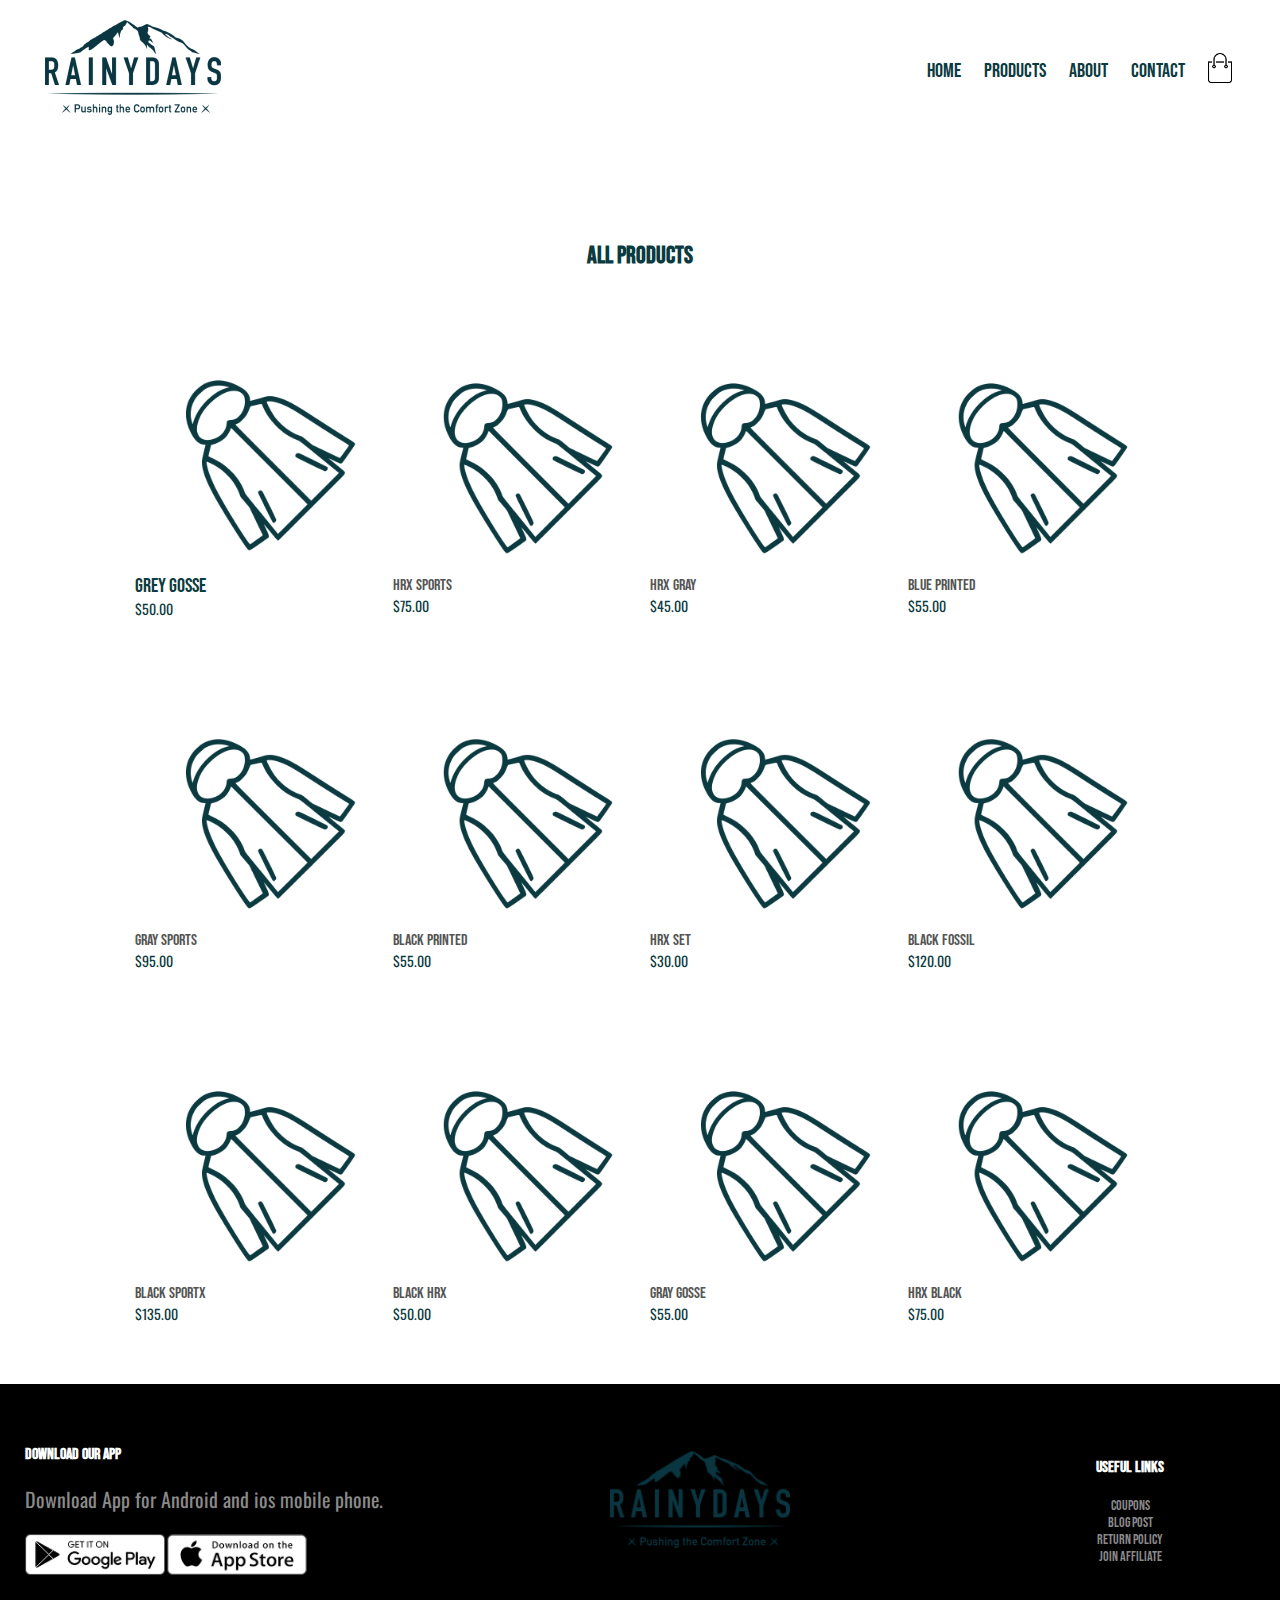
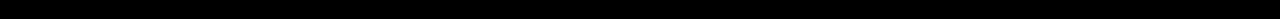
<file: products.html>
<!DOCTYPE html>
<html lang="en">
<head>
    <meta charset="UTF-8">
    <meta name="viewport" content="width=device-width, initial-scale=1.0">
    <title>Rainy Days Home featured products inour store</title>
    <link rel="stylesheet" href="style.css">
    <link href="https://fonts.googleapis.com/css2?family=Bebas+Neue&display=swap" rel="stylesheet">
    <link href="https://fonts.googleapis.com/css2?family=Oswald:wght@200;400&display=swap" rel="stylesheet">
    <meta name="description" content="Here youll find all the items avaliable in our store">
</head>
<body>
    <header>
        <div class="container">
            <div class="navbar">
                <div class="logo">
                    <a href="index.html"><img src="images/image_1.png" alt="Rainy Days Company Logo"></a>
                </div>
                <nav>
                 <ul id="MenuItems">
                  <li><a href="index.html">Home</a></li>
                  <li><a href="products.html">Products</a></li>
                  <li><a href="about.html">About</a></li>
                  <li><a href="contact.html">Contact</a></li>
                 </ul>
                </nav>
                <a href="cart.html"><img class="cart-img" src="images/cart.png" alt="Shopping cart"></a>
                <img src="images/menu.png" onclick="menutoggle()" class="menu-icon" alt="Menu icon">
            </div>
         </div>
    </header>
<main>
    <div class="small-container">
        <div class="row row-2">
            <h2>All Products</h2>
        </div>    
              <div class="row">   
                 <div class="col-4">
                        <a href="product-details.html"><img src="images/rain-jacket_2.png" alt="Rain Jacket Logo"></a>
                        <h4><a href="product-details.html">Grey Gosse</a></h4>
                        <div class="rating">
                            <i class="fa fa-star"></i>
                            <i class="fa fa-star"></i>
                            <i class="fa fa-star"></i>
                            <i class="fa fa-star"></i>
                            <i class="fa fa-star-o"></i>
                        </div>
                        <p>$50.00</p>
                    </div> 
                    <div class="col-4">
                        <img src="images/rain-jacket_2.png" alt="Rain Jacket Logo">
                        <h4>HRX Sports</h4>
                        <div class="rating">
                            <i class="fa fa-star"></i>
                            <i class="fa fa-star"></i>
                            <i class="fa fa-star"></i>
                            <i class="fa fa-star"></i>
                            <i class="fa fa-star-half-o"></i>
                        </div>
                        <p>$75.00</p>
                    </div> 
                    <div class="col-4">
                        <img src="images/rain-jacket_2.png" alt="Rain Jacket Logo">
                        <h4>HRX Gray</h4>
                        <div class="rating">
                            <i class="fa fa-star"></i>
                            <i class="fa fa-star"></i>
                            <i class="fa fa-star"></i>
                            <i class="fa fa-star"></i>
                            <i class="fa fa-star-half-o"></i>
                        </div>
                        <p>$45.00</p>
                    </div> 
                     <div class="col-4">
                        <img src="images/rain-jacket_2.png" alt="Rain Jacket Logo">
                        <h4>Blue Printed</h4>
                        <div class="rating">
                            <i class="fa fa-star"></i>
                            <i class="fa fa-star"></i>
                            <i class="fa fa-star"></i>
                            <i class="fa fa-star"></i>
                            <i class="fa fa-star-o"></i>
                        </div>
                        <p>$55.00</p>
                    </div> 
                </div>
                 
                  <div class="row">
                    <div class="col-4">
                        <img src="images/rain-jacket_2.png" alt="Rain Jacket Logo">
                        <h4>Gray Sports</h4>
                        <div class="rating">
                            <i class="fa fa-star"></i>
                            <i class="fa fa-star"></i>
                            <i class="fa fa-star"></i>
                            <i class="fa fa-star"></i>
                            <i class="fa fa-star-o"></i>
                        </div>
                        <p>$95.00</p>
                    </div> 
                    <div class="col-4">
                        <img src="images/rain-jacket_2.png" alt="Rain Jacket Logo">
                        <h4>Black Printed</h4>
                        <div class="rating">
                            <i class="fa fa-star"></i>
                            <i class="fa fa-star"></i>
                            <i class="fa fa-star"></i>
                            <i class="fa fa-star"></i>
                            <i class="fa fa-star-half-o"></i>
                        </div>
                        <p>$55.00</p>
                    </div> 
                    <div class="col-4">
                        <img src="images/rain-jacket_2.png" alt="Rain Jacket Logo">
                        <h4>HRX Set</h4>
                        <div class="rating">
                            <i class="fa fa-star"></i>
                            <i class="fa fa-star"></i>
                            <i class="fa fa-star"></i>
                            <i class="fa fa-star"></i>
                            <i class="fa fa-star-half-o"></i>
                        </div>
                        <p>$30.00</p> 
                    </div> 
                     <div class="col-4">
                        <img src="images/rain-jacket_2.png" alt="Rain Jacket Logo">
                        <h4>Black Fossil</h4>
                        <div class="rating">
                            <i class="fa fa-star"></i>
                            <i class="fa fa-star"></i>
                            <i class="fa fa-star"></i>
                            <i class="fa fa-star"></i>
                            <i class="fa fa-star-o"></i>
                        </div>
                        <p>$120.00</p>
                    </div> 
                </div>
                
                <div class="row">
                    <div class="col-4">
                        <img src="images/rain-jacket_2.png" alt="Rain Jacket Logo">
                        <h4>Black Sportx</h4>
                        <div class="rating">
                            <i class="fa fa-star"></i>
                            <i class="fa fa-star"></i>
                            <i class="fa fa-star"></i>
                            <i class="fa fa-star"></i>
                            <i class="fa fa-star-o"></i>
                        </div>
                        <p>$135.00</p> 
                    </div> 
                    <div class="col-4">
                        <img src="images/rain-jacket_2.png" alt="Rain Jacket Logo">
                        <h4>Black HRX</h4>
                        <div class="rating">
                            <i class="fa fa-star"></i>
                            <i class="fa fa-star"></i>
                            <i class="fa fa-star"></i>
                            <i class="fa fa-star"></i>
                            <i class="fa fa-star-half-o"></i>
                        </div>
                        <p>$50.00</p>
                    </div> 
                    <div class="col-4">
                        <img src="images/rain-jacket_2.png" alt="Rain Jacket Logo">
                        <h4>Gray Gosse</h4>
                        <div class="rating">
                            <i class="fa fa-star"></i>
                            <i class="fa fa-star"></i>
                            <i class="fa fa-star"></i>
                            <i class="fa fa-star"></i>
                            <i class="fa fa-star-half-o"></i>
                        </div>
                        <p>$55.00</p>
                    </div> 
                     <div class="col-4">
                        <img src="images/rain-jacket_2.png" alt="Rain Jacket Logo">
                        <h4>HRX Black</h4>
                        <div class="rating">
                            <i class="fa fa-star"></i>
                            <i class="fa fa-star"></i>
                            <i class="fa fa-star"></i>
                            <i class="fa fa-star"></i>
                            <i class="fa fa-star-o"></i>
                        </div>
                        <p>$75.00</p>
                    </div> 
             </div>   
     </div>
</main>
<footer>
    <div class="footer">
        <div class="container">
            <div class="row">
                <div class="footer-col1">
                   <h3>Download Our App</h3>
                    <p>Download App for Android and ios mobile phone.</p>
                    <div class="app-logo">
                        <img src="images/play-store.png" alt="Company Logo">
                        <img src="images/app-store.png" alt="Company Logo">
                    </div>
                </div>
                <div class="footer-col2">
                   <img src="images/image_1.png" alt="Rainy Days Company Logo">
                </div>
                <div class="footer-col3">
                   <h3>Useful Links</h3>
                    <ul>
                        <li>Coupons</li>
                        <li>Blog Post</li>
                        <li>Return Policy</li>
                        <li>Join Affiliate</li>
                    </ul>
                </div>
            </div>
        </div>
    </div>
</footer>




<!-------------js for toggle menu-------------->

<script>
    
    var MenuItems = document.getElementById("MenuItems");
    
    MenuItems.style.maxHeight = "0px";
    
    function menutoggle()
    {
        if(MenuItems.style.maxHeight == "0px")
            {
                MenuItems.style.maxHeight = "200px";
            }else
            {
                MenuItems.style.maxHeight = "0px"
            } 
    }
    
</script>



</body>
</html>
</file>
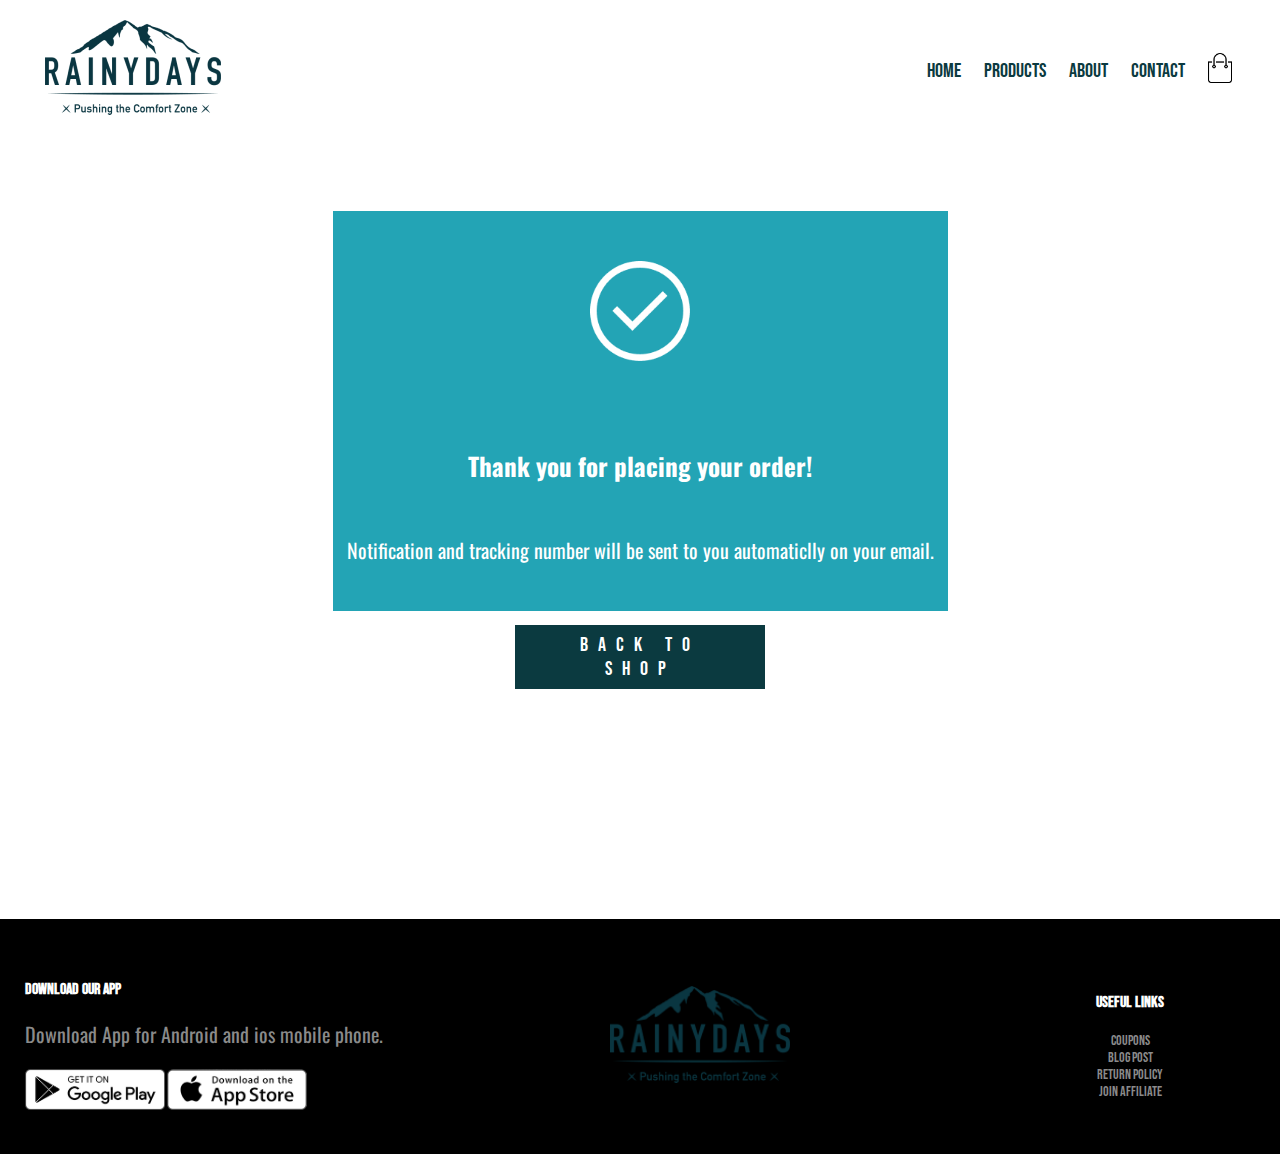
<file: submit.html>
<!DOCTYPE html>
<html lang="en">
<head>
    <meta charset="UTF-8">
    <meta name="viewport" content="width=device-width, initial-scale=1.0">
    <title>Rainy Days | Ecommerce Website Design</title>
    <link rel="stylesheet" href="style.css">
    <link href="https://fonts.googleapis.com/css2?family=Bebas+Neue&display=swap" rel="stylesheet">
    <link rel="preconnect" href="https://fonts.googleapis.com">
    <link rel="preconnect" href="https://fonts.gstatic.com" crossorigin>
    <link href="https://fonts.googleapis.com/css2?family=Oswald:wght@200;400&display=swap" rel="stylesheet">
    <meta name="description" content="Here youll be notifed about your pruchase status">
</head>
<body>
  <header>
    <div class="header">
      <div class="container">
         <div class="navbar">
             <div class="logo">
                 <a href="index.html"><img src="images/image_1.png" alt="Rainy Days Company Logo"></a>
             </div>
             <nav>
              <ul id="MenuItems">
               <li><a href="index.html">Home</a></li>
               <li><a href="products.html">Products</a></li>
               <li><a href="about.html">About</a></li>
               <li><a href="contact.html">Contact</a></li>
              </ul>
             </nav>
             <a href="cart.html"><img class="cart-img" src="images/cart.png" alt="Shopping cart"></a>
             <img src="images/menu.png" onclick="menutoggle()" class="menu-icon" alt="Menu icon">
         </div>
          <div class="row">
               <div class="col-2">
                   <div class="sub-msg">
                     <img class="check" src="images/🦆 icon _check circle_.png" alt="Check mark">
                     <h3>Thank you for placing your order!</h3>
                     <br>
                     <p>Notification and tracking number will be sent to you automaticlly on your email.</p>
                     <a href="index.html" class="btn">Back to Shop</a>
                   </div>
               </div>
          </div>
      </div>
      </div>
  </header>
  <footer>
    <div class="footer">
      <div class="container">
          <div class="row">
              <div class="footer-col1">
                 <h3>Download Our App</h3>
                  <p>Download App for Android and ios mobile phone.</p>
                  <div class="app-logo">
                      <img src="images/play-store.png" alt="Company Logo">
                      <img src="images/app-store.png">
                  </div>
              </div>
              <div class="footer-col2">
                 <img src="images/image_1.png" alt="Rainy Days Company Logo">
              </div>
              <div class="footer-col3">
                 <h3>Useful Links</h3>
                  <ul>
                      <li>Coupons</li>
                      <li>Blog Post</li>
                      <li>Return Policy</li>
                      <li>Join Affiliate</li>
                  </ul>
              </div>
          </div>
      </div>
  </div>
  </footer>

<script>
    
  var MenuItems = document.getElementById("MenuItems");
  
  MenuItems.style.maxHeight = "0px";
  
  function menutoggle()
  {
      if(MenuItems.style.maxHeight == "0px")
          {
              MenuItems.style.maxHeight = "200px";
          }else
          {
              MenuItems.style.maxHeight = "0px"
          } 
  }
  
</script>
</body>
</html>
</file>
<file: style.css>
*{
    margin: 0;
    padding: 0;
    box-sizing: border-box;
}
body{
    font-family: 'Bebas Neue', sans-serif;
}
a{
    font-size: 20px;
    text-decoration: none;
    color: #0B3A40;
}
p{
    color: #0B3A40;
}

h2 {
    color: #0B3A40;
}
.header{
    background: white;
}

.container{
    max-width: 1300px;
    margin: auto;
    padding-left: 25px;
    padding-right: 25px;
    
}

#map-container {
    height: 400px;
    width: auto;
  }
  
.navbar{
    display: flex;
    align-items: center;
    padding: 20px;
}
nav{
    flex: 1;
    text-align: right;
}

nav ul{
    display: inline-block;
    list-style-type: none;
}
nav ul li{
    display: inline-block;
    margin-right: 20px;
}
.menu-icon{
    display: none;
    width: 28px;
    margin-left: 20px;
}
.row{
    display: flex;
    align-items: center;
    flex-wrap: wrap;
    justify-content: space-around;
}

.row h1 {
    width: 300px;
}
.header .row{
    margin-top: 70px;
}
.col-2{
    flex-basis: 50%;
    min-width: 300px;
}

.col-2 img{
    max-width: 100%;
    padding: 50px 0;
}


.col-2 h1{
    color: #0B3A40;
    font-size: 50px;
    line-height: 60px;
    margin: 20px 0;
}

.col-2 h3 {
    color: #0B3A40;
    font-size: 50px;
    line-height: 60px;
    margin: 20px 0;
}

.col-2 form {
    padding-right: 30px;
}

.con-info {
    padding: 100px;
    background-color: #23A4B5;
}

.con-info h3, p {
    font-family: Oswald;
    font-size: 20px;
    color:#0B3A40;
}

.btn{
    letter-spacing: 10px;
    display: inline-block;
    text-align: center;
    background: #0B3A40;
    color: #fff;
    width: 250px;
    padding: 8px 30px;
    margin: 30px 0;
    transition: background 0.5s;
}
.btn:hover{
    background: #23A4B5;
}

.s-btn {
    font-family: 'Bebas Neue', sans-serif;
    font-size: 20px;
    letter-spacing: 10px;
    display: inline-block;
    text-align: center;
    background: #0B3A40;
    color: #fff;
    height: 40px;
    width: 250px;
    padding: 8px 30px;
    margin: 30px 0;
    transition: background 0.5s;
}

.s-btn:hover{
    background: #23A4B5;
}

.btn:nth-of-type(1){
    margin: 20px 0px;
}

.btn:nth-of-type(2){
    margin: 0px 0px 20px 0px;
}

.colour-c .br-btn, .bl-btn, .rd-btn {
    width: 40px;
    height: 40px;
    margin-right: 10px;
    border-style: none;
}

.br-btn {
    background-color: #333;
}

.bl-btn {
    background-color: #000;
}

.rd-btn {
    background-color: #a71300;
}



/*-----------------------------*/
.categories{
    margin: 70px 0;
}

.small-container{
    max-width: 1080px;
    margin:auto;
    padding-left: 25px;
    padding-right: 25px;
}

.col-3{
    flex-basis: 30%;
    min-width: 250px;
    margin-bottom: 30px;
}
.col-3 img{
    width: 100%;
}
/*-------featured product--------------*/

.title{
    text-align: center;
    margin: 0px auto 80px;
    position: relative;
    line-height: 60px;
    color: #555;
}
.title::after{
    content: '';
    background: #23A4B5;
    width: 80px;
    height: 5px;
    border-radius: 5px;
    position: absolute;
    bottom: 0;
    left: 50%;
    
}

.col-4{
    flex-basis: 25%;
    padding: 10px;
    min-width: 200px;
    margin-bottom: 50px;
    transition: transform 0.5s;
}
.col-4 img{
    width: 100%;
}
h4{
    color: #555;
    font-weight: normal;
}
.col-4 p{
    font-size: 14px;
}
.rating .fa{
    color: #23A4B5;
}

.col-4:hover{
    transform: translateY(-5px);
}


/*-----------offer-------------*/
.offer{
    background: radial-gradient(#fff,#ffd6d6);
    margin-top: 80px;
    padding: 30px 0;
}
.col-2 .offer-img{
    padding: 50px;
}
small{
    color: #555;
}

/*--------------------testimonial---------------*/

.testimonial{
    padding-top: 100px;
}

.testimonial .col-3{
    text-align: center;
    padding: 40px 20px 40px;
    box-shadow: 0 0 20px 0px rgba(0, 0, 0, 0.1);
    cursor: pointer;
    transition: transform .5s;
}
.testimonial .col-3 img{
    width: 50px;
    margin-top: 20px;
    border-radius: 50%;
}
.fa.fa-quote-left{
    font-size: 34px;
    color: #23A4B5;
}
.col-3 p{
    font-size: 12px;
    margin: 12px 0px;
    color: #777;
}

.testimonial .col-3 h3{
    font-weight: 600;
    color: #555;
    font-size: 16px;
}

.testimonial .col-3:hover{
    transform: translateY(-10px);
}

/*--------------- brands ------------*/

.brands{
    margin: 100px auto;
}
.col-5{
    width: 160px;
}
.col-5 img{
    width: 100%;
    cursor: pointer;
    filter: grayscale(100%);
}
.col-5 img:hover{
    filter: grayscale(0);
}
/*---------footer-------*/

.footer{
    background: #000;
    color: #8a8a8a;
    font-size: 14px;
    padding: 60px 0 20px;
}
.footer p{
    color: #8a8a8a;
}
.footer h3{
    color: #fff;
    margin-bottom: 20px;
}
.footer-col1,.footer-col2,.footer-col3,.footer-col4{
    min-width: 250px;
    margin-bottom: 20px;
}
.footer-col1{
    flex-basis: 30%;
}
.footer-col2{
    flex: 1;
    text-align: center;
}
.footer-col2 img{
    width: 180px;
    margin-bottom: 20px;
}
.footer-col3,.footer-col4{
    flex-basis: 12%;
    text-align: center;
}

.app-logo{
    margin-top: 20px;
}

.app-logo img{
    width: 140px;
}

.sub-msg {
    text-align: center;
    height: 400px;
    margin-bottom: 50%;
    background-color: #23A4B5;
}

.sub-msg img {
    width: 100px;
}

.sub-msg h3 {
    color: #fff;
    font-family: Oswald;
    font-size: 25px;
}

.sub-msg p {
    color: #fff;
    font-family: Oswald;
    font-size: 20px;
    padding-bottom: 40px;
}


.footer li{
    display: block;
}

.hr{
    border: none;
    background: #b5b5b5;
    height: 5px;
    margin:  20px 0;
}
.copyright{
    text-align: center;
    
}

.cart-img {
    width: 30px;
    height: 30px;
}
/*-------media-query-for-max-width-800---------*/


@media only screen and (max-width: 800px) {

    
nav ul{
    position: absolute;
    top: 70px;
    left: 0;
    background: #333;
    width: 100%;
    overflow: hidden;
    transition: 1s;
    max-height: 0;
    transition:max-height 0.5s;
    }
    
nav ul li{
    display: block;
    margin-right: 50px;
    margin-top: 10px;
    margin-bottom: 10px;
    }
nav ul li a{
        color: #fff;
    }
    
.menu-icon{
        display: block;
        cursor: pointer;
    }
    
.sub-msg p {
        color: #fff;
        font-family: Oswald;
        font-size: 20px;
        padding: 0 10px 10px 10px;
    }

}
/*---------- 600 media query -------*/
@media only screen and (max-width: 600px){
    
    .row{
      text-align: center;
    }
    
    .col-1, .col-2, .col-3, .col-4{
        
        flex-basis: 100%;
    }
    
}

/*----------All Product page------------*/


.row-2{
    color: #0B3A40;
    justify-content: center;
    margin: 100px auto 50px;
}

select{
    border: 1px solid #23A4B5;
    padding: 5px;
}
select:focus{
    outline: none;
}

.page-btn{
    margin: 0 auto 80px;
}



/*---------product details-----------*/
.single-product{
    margin-top: 80px;
}
.single-product .col-2 img{
    padding: 0;
}
.single-product .col-2{
    padding: 20px;
}

.single-product h4{
    margin: 20px 0;
    font-size: 22px;
    font-weight: bold;
}

.single-product select{
    display: block;
    padding: 10px;
    margin-top: 20px;
}

.single-product input{
    width: 50px;
    height: 40px;
    padding-left: 10px;
    font-size: 20px;
    margin-right: 10px;
    border: 1px solid #23A4B5;
}
input:focus{
    outline: none;
}

.single-product .fa{
    color: #ff523b;
    margin-left: 10px;
}
.small-img-row{
    display: flex;
    justify-content: space-between;
}
.small-img-col{
    flex-basis: 24%;
    cursor: pointer;
}


/*-------600 media query---------*/



@media only screen and (max-width: 600px){
    .single-product .row{
        text-align: left;
    }
    .single-product .col-2{
        padding: 20px 0;
    }

    .single-product h1{
        font-size: 26px;
        line-height: 22px;
    }

    .sub-msg p {
        color: #fff;
        font-family: Oswald;
        font-size: 20px;
        padding: 0 10px 10px 10px;
        padding-bottom: 10px;
    }
}

/*---------------- cart page -----------*/

.cart-page{
    margin: 80px auto;
}

table{
    width: 100%;
    border-collapse: collapse;
}

.cart-info{
    display: flex;
    flex-wrap: wrap;
}
th{
    text-align: left;
    padding: 5px;
    color: #fff;
    background: #23A4B5;
    font-weight: normal;
}

td{
    padding: 10px 5px;
}
td input{
    width: 40px;
    height: 30px;
    padding: 5px;
}

td a{
    color: #ff523b;
    font-size: 12px;
}

td img{
    width: 80px;
    height: 80px;
    margin-right: 10px; 
}


.total-price{
    display: flex;
    justify-content: flex-end;
    
}
.total-price table{
    border-top: 3px solid #23A4B5;
    width: 100%;
    max-width: 350px;
}
td:last-child{
    text-align: right;
}
th:last-child{
    text-align: right;
}

@media only screen and (max-width: 600px){
    .cart-info p{
        display: none;
    }
}

/*-------account page--------*/

.accout-page{
    padding: 50px 0;
}

.form-container{
    background: #fff;
    width: 300px;
    height: 400px;
    position: relative;
    text-align: center;
    padding: 20px 0;
    margin: auto;
    box-shadow: 0 0 20px 0px rgba(0, 0, 0, 0.1);
    overflow: hidden;
}

.form-container span{
    font-weight: bold;
    padding: 0 10px;
    color: #555;
    cursor: pointer;
    width: 100px;
    display: inline-block;
}

.form-btn{
    display: inline-block;
}

#indicator{
    width: 100px;
    border: none;
    background: #23A4B5;
    height: 3px;
    margin-top: 8px;
    transform: translateX(100px);
    transition: transform 1s; 
}

.form-container form{
    max-width: 300px;
    padding: 0 20px;
    position: absolute;
    top: 130px;
    transition: transform 1s;
}

form input{
    width: 100%;
    height: 30px;
    margin: 10px 0;
    padding: 0 10px;
    border: 1px solid #ccc;
}
form input:focus{
    outline: none;
}
form .btn{
    width: 100%;
    border: none;
    cursor: pointer;
    margin: 10px 0;
}
form .btn:focus{
    outline: none;
}
form a{
    font-size: 12px;
}
#LoginForm{
     left: -300px;
}
#RegForm{
    left: 0;
}
</file>
